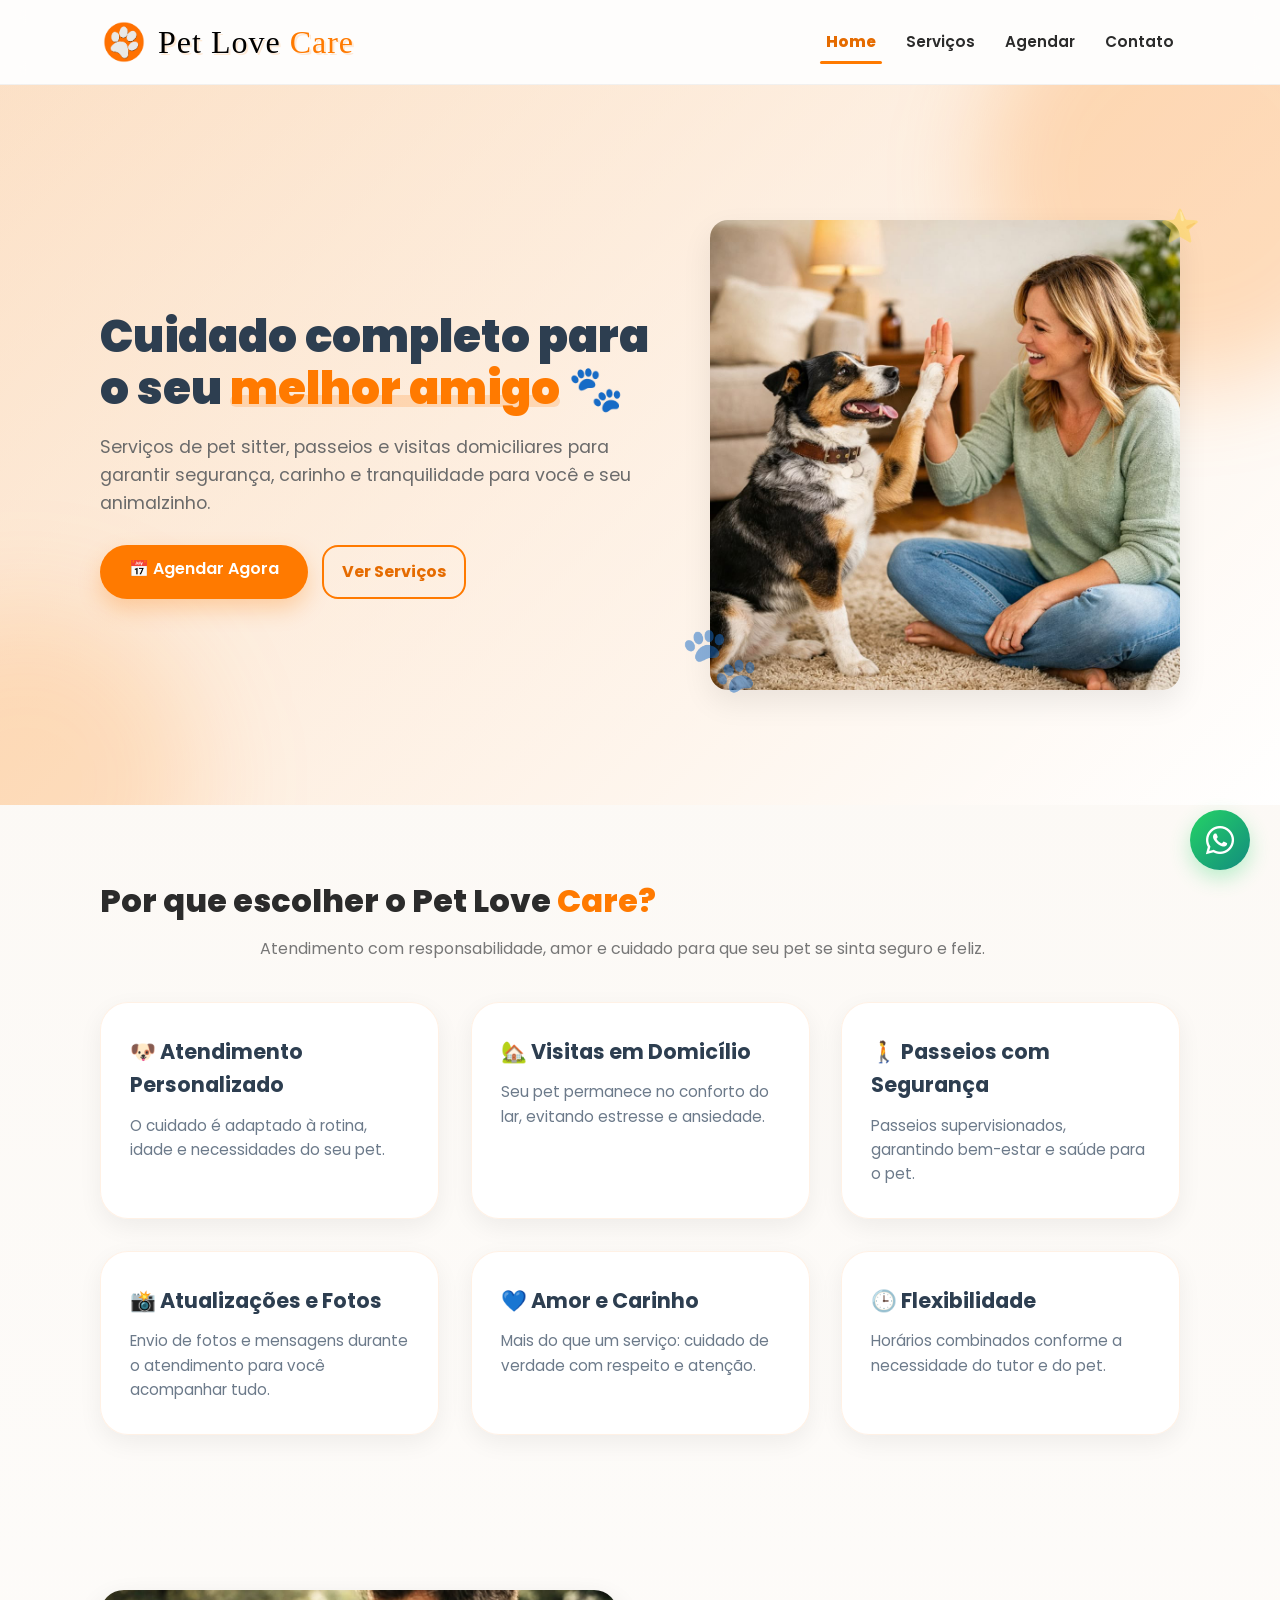
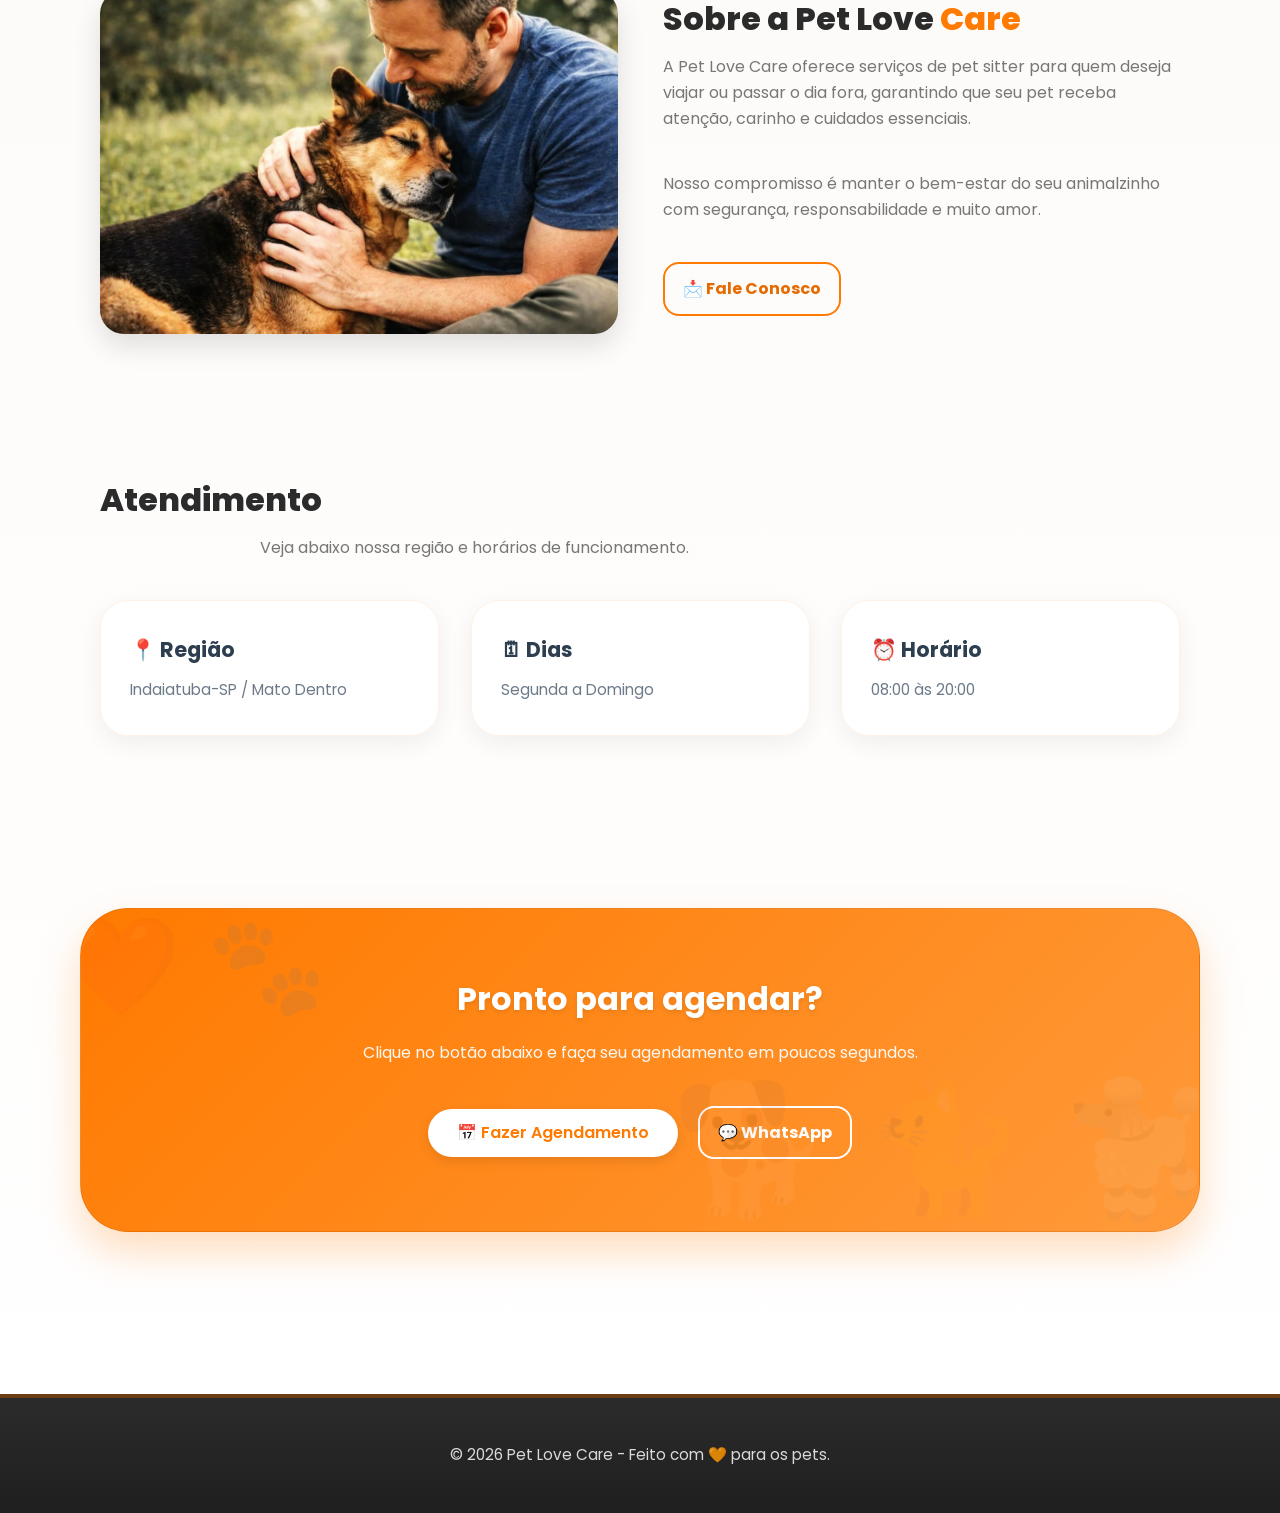
<file: index.html>
<!DOCTYPE html>
<html lang="pt-br">
<head>
  <meta charset="UTF-8" />
  <meta name="viewport" content="width=device-width, initial-scale=1.0" />

  <title>Pet Love Care | Pet Sitter e Cuidados Domiciliares</title>

  <meta name="description"
    content="Pet sitter com visitas domiciliares, passeios e cuidados personalizados. Atendimento com carinho e segurança para seu pet." />

  <!-- Fonte moderna -->
  <link rel="preconnect" href="https://fonts.googleapis.com" />
  <link rel="preconnect" href="https://fonts.gstatic.com" crossorigin />

  <!-- Poppins + Chewy -->
  <link href="https://fonts.googleapis.com/css2?family=Chewy&family=Poppins:wght@300;400;600;700&display=swap" rel="stylesheet" />

  <link rel="stylesheet" href="css/style.css" />
</head>

<script src="js/menu-active.js"></script>
<script defer src="js/menu-mobile.js"></script>
<link rel="stylesheet" href="https://cdnjs.cloudflare.com/ajax/libs/font-awesome/6.5.0/css/all.min.css">

<body>

  <div vw class="enabled">
     <div vw-access-button class="active"></div>
     <div vw-plugin-wrapper>
       <div class="vw-plugin-top-wrapper"></div>
     </div>
  </div>

  <header>
    <div class="container">
      <a href="index.html" class="brand">
        <img src="img/logo.png" alt="Logo Pet Love Care" class="brand-logo">
        <h1 class="brand-title">
          <span class="brand-black">Pet Love</span> <span class="brand-orange">Care</span>
        </h1>
      </a>

      <button class="menu-toggle" aria-label="Abrir menu" aria-expanded="false" aria-controls="main-menu">
        <span></span>
        <span></span>
        <span></span>
      </button>

      <nav class="nav" aria-label="Menu principal">
        <ul id="main-menu">
          <li><a class="nav-link" href="index.html">Home</a></li>
          <li><a class="nav-link" href="servicos.html">Serviços</a></li>
          <li><a class="nav-link" href="agendar.html">Agendar</a></li>
          <li><a class="nav-link" href="contato.html">Contato</a></li>
        </ul>
      </nav>
    </div>
  </header>

  <!-- HERO -->
  <section class="hero">
    <div class="container">

      <!-- TEXTO -->
      <div class="hero-text" data-reveal>
        <h2>
          Cuidado completo para o seu
          <span style="color: #ff7a00;">melhor amigo</span> 🐾
        </h2>

        <p>
          Serviços de pet sitter, passeios e visitas domiciliares para garantir
          segurança, carinho e tranquilidade para você e seu animalzinho.
        </p>

        <div class="buttons">
          <a href="agendar.html" class="btn primary">📅 Agendar Agora</a>
          <a href="servicos.html" class="btn outline">Ver Serviços</a>
        </div>
      </div>

      <!-- IMAGEM -->
      <div class="hero-image" data-reveal>
        <img src="img/home.jpg" alt="Pessoa com seus pets em casa" />
      </div>

    </div>
  </section>

  <!-- BENEFÍCIOS -->
  <section>
    <div class="container">
      <h2 data-reveal>Por que escolher o Pet Love <span style="color:#ff7a00;">Care?</span></h2>

      <p class="section-desc" data-reveal>
        Atendimento com responsabilidade, amor e cuidado para que seu pet se sinta seguro e feliz.
      </p>

      <div class="cards">
        <div class="card" data-reveal>
          <h3>🐶 Atendimento Personalizado</h3>
          <p>O cuidado é adaptado à rotina, idade e necessidades do seu pet.</p>
        </div>

        <div class="card" data-reveal>
          <h3>🏡 Visitas em Domicílio</h3>
          <p>Seu pet permanece no conforto do lar, evitando estresse e ansiedade.</p>
        </div>

        <div class="card" data-reveal>
          <h3>🚶 Passeios com Segurança</h3>
          <p>Passeios supervisionados, garantindo bem-estar e saúde para o pet.</p>
        </div>

        <div class="card" data-reveal>
          <h3>📸 Atualizações e Fotos</h3>
          <p>Envio de fotos e mensagens durante o atendimento para você acompanhar tudo.</p>
        </div>

        <div class="card" data-reveal>
          <h3>💙 Amor e Carinho</h3>
          <p>Mais do que um serviço: cuidado de verdade com respeito e atenção.</p>
        </div>

        <div class="card" data-reveal>
          <h3>🕒 Flexibilidade</h3>
          <p>Horários combinados conforme a necessidade do tutor e do pet.</p>
        </div>
      </div>
    </div>
  </section>

  <!-- SOBRE - CORRIGIDO: texto ao lado direito da imagem -->
  <section>
    <div class="container about" data-reveal>
      <div class="about-image">
        <img src="img/sobre-nos-no-index.jpg" alt="Sobre nós" class="about-img">
      </div>
      <div class="about-text">
        <h2>Sobre a Pet Love <span style="color:#ff7a00;">Care</span></h2>
        <p class="section-desc">
          A Pet Love Care oferece serviços de pet sitter para quem deseja viajar ou passar o dia fora,
          garantindo que seu pet receba atenção, carinho e cuidados essenciais.
        </p>
        <p class="section-desc">
          Nosso compromisso é manter o bem-estar do seu animalzinho com segurança,
          responsabilidade e muito amor.
        </p>
        <a href="contato.html" class="btn outline">📩 Fale Conosco</a>
      </div>
    </div>
  </section>

  <!-- ATENDIMENTO -->
  <section>
    <div class="container">
      <h2 data-reveal>Atendimento</h2>

      <p class="section-desc" data-reveal>
        Veja abaixo nossa região e horários de funcionamento.
      </p>

      <div class="cards">
        <div class="card" data-reveal>
          <h3>📍 Região</h3>
          <p>Indaiatuba-SP / Mato Dentro</p>
        </div>

        <div class="card" data-reveal>
          <h3>🗓 Dias</h3>
          <p>Segunda a Domingo</p>
        </div>

        <div class="card" data-reveal>
          <h3>⏰ Horário</h3>
          <p>08:00 às 20:00</p>
        </div>
      </div>
    </div>
  </section>

  <!-- CTA FINAL - CORRIGIDO: totalmente centralizado -->
  <section>
    <div class="call-to-action" data-reveal>
      <h2>Pronto para agendar?</h2>
      <p class="section-desc">
        Clique no botão abaixo e faça seu agendamento em poucos segundos.
      </p>
      <a class="btn primary" href="agendar.html">📅 Fazer Agendamento</a>
      <a class="btn outline" target="_blank" rel="noopener noreferrer"
        href="https://wa.me/5519987155840?text=Olá!%20Tenho%20interesse%20nos%20serviços%20da%20Pet%20Love%20Care.%20Pode%20me%20ajudar?">
        💬 WhatsApp
      </a>
    </div>
  </section>
  
  <footer>
    <div class="container">
      <p>© 2026 Pet Love Care - Feito com 🧡 para os pets.</p>
    </div>
  </footer>

  <!-- Botão WhatsApp fixo -->
  <a class="whatsapp-fixed" target="_blank" rel="noopener noreferrer"
    href="https://wa.me/5519987155840?text=Olá!%20Tenho%20interesse%20nos%20serviços%20da%20Pet%20Love%20Care.%20Pode%20me%20ajudar?"
    aria-label="Falar no WhatsApp">
    <i class="fa-brands fa-whatsapp"></i>
  </a>

  <script>
    window.addEventListener("scroll", () => {
      const header = document.querySelector("header");
      if (window.scrollY > 30) {
        header.style.background = "rgba(255, 255, 255, 0.92)";
        header.style.boxShadow = "0 4px 18px rgba(0,0,0,0.08)";
      } else {
        header.style.background = "rgba(255, 255, 255, 0.75)";
        header.style.boxShadow = "none";
      }
    });
  </script>

  <!-- SCROLL REVEAL -->
  <script defer src="js/scroll-reveal.js"></script>

</body>
</html>
</file>
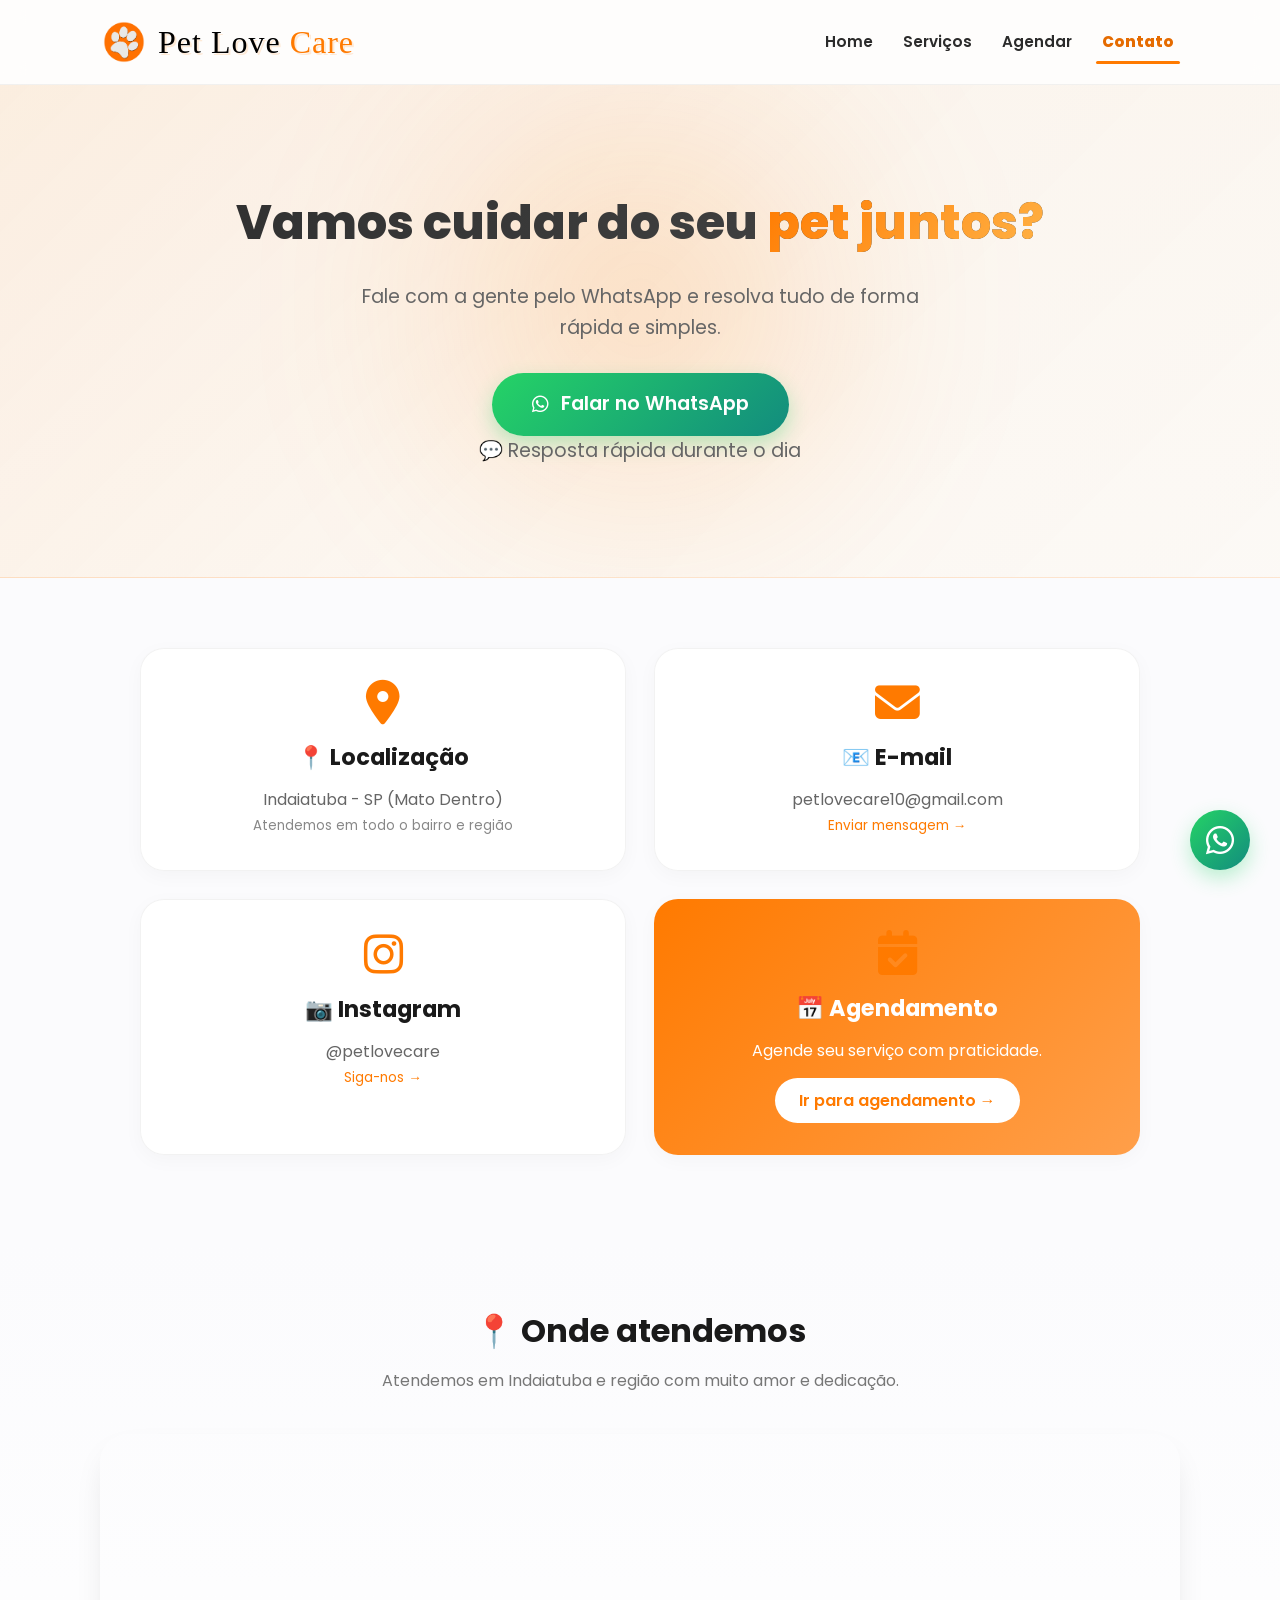
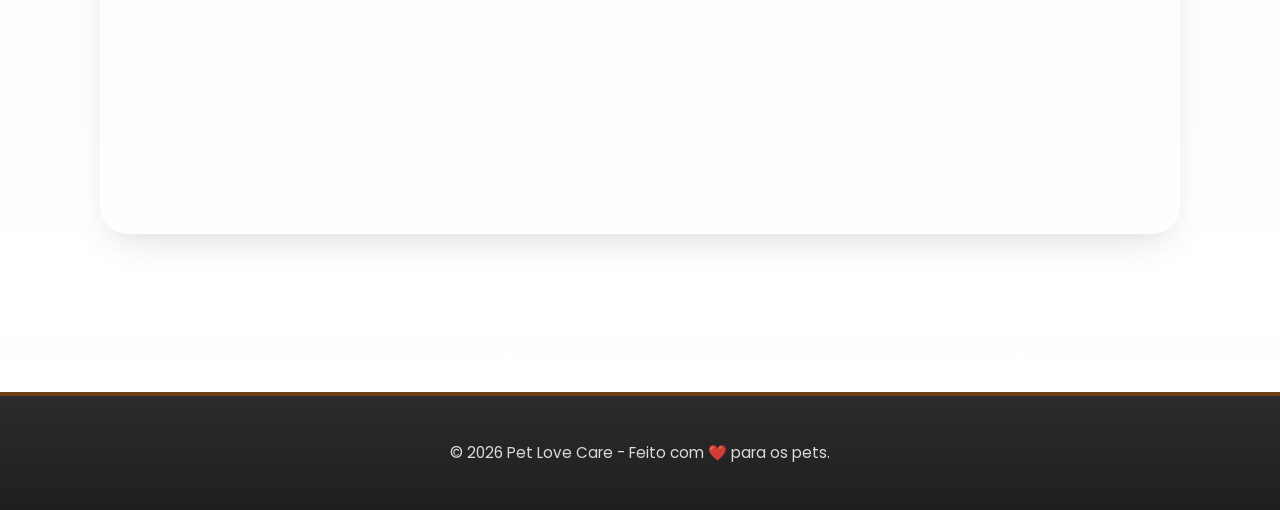
<file: contato.html>
<!DOCTYPE html>
<html lang="pt-br">
<head>
  <meta charset="UTF-8" />
  <meta name="viewport" content="width=device-width, initial-scale=1.0" />

  <title>Contato | Pet Love Care</title>

  <meta name="description"
    content="Entre em contato com a Pet Love Care. Atendimento rápido via WhatsApp para agendamentos e dúvidas." />

  <link rel="preconnect" href="https://fonts.googleapis.com" />
  <link rel="preconnect" href="https://fonts.gstatic.com" crossorigin />
  <link href="https://fonts.googleapis.com/css2?family=Chewy&family=Poppins:wght@300;400;600;700;800&display=swap" rel="stylesheet" />

  <link rel="stylesheet" href="css/style.css" />
  <link rel="stylesheet" href="css/contato.css" />
  <link rel="stylesheet" href="https://cdnjs.cloudflare.com/ajax/libs/font-awesome/6.5.0/css/all.min.css">
</head>

<body>

  <div vw class="enabled">
    <div vw-access-button class="active"></div>
    <div vw-plugin-wrapper>
      <div class="vw-plugin-top-wrapper"></div>
    </div>
  </div>

  <!-- HEADER -->
  <header>
    <div class="container">
      <a href="index.html" class="brand">
        <img src="img/logo.png" alt="Logo Pet Love Care" class="brand-logo">
        <h1 class="brand-title">
          <span class="brand-black">Pet Love</span> <span class="brand-orange">Care</span>
        </h1>
      </a>

      <button class="menu-toggle" aria-label="Abrir menu" aria-expanded="false">
        <span></span><span></span><span></span>
      </button>

      <nav class="nav" aria-label="Menu principal">
        <ul id="main-menu">
          <li><a class="nav-link" href="index.html">Home</a></li>
          <li><a class="nav-link" href="servicos.html">Serviços</a></li>
          <li><a class="nav-link" href="agendar.html">Agendar</a></li>
          <li><a class="nav-link active" href="contato.html">Contato</a></li>
        </ul>
      </nav>
    </div>
  </header>

  <!-- HERO -->
  <section class="contact-hero">
    <div class="container">
      <h2 data-reveal>
        Vamos cuidar do seu <span>pet juntos?</span>
      </h2>

      <p data-reveal>
        Fale com a gente pelo WhatsApp e resolva tudo de forma rápida e simples.
      </p>

      <a class="btn primary big" data-reveal
        target="_blank"
        rel="noopener noreferrer"
        href="https://wa.me/5519987155840?text=Olá!%20Quero%20atendimento%20da%20Pet%20Love%20Care">
        <i class="fab fa-whatsapp"></i> Falar no WhatsApp
      </a>

      <p class="micro" data-reveal>💬 Resposta rápida durante o dia</p>
    </div>
  </section>

  <!-- CONTEÚDO PRINCIPAL -->
  <section class="contact-section">
    <div class="container">
      <div class="contact-grid">

        <!-- Card Localização -->
        <div class="contact-card" data-reveal>
          <i class="fas fa-map-marker-alt"></i>
          <h3>📍 Localização</h3>
          <p>Indaiatuba - SP (Mato Dentro)</p>
          <small style="color: #888;">Atendemos em todo o bairro e região</small>
        </div>

        <!-- Card E-mail -->
        <div class="contact-card" data-reveal>
          <i class="fas fa-envelope"></i>
          <h3>📧 E-mail</h3>
          <p>petlovecare10@gmail.com</p>
          <a href="mailto:petlovecare10@gmail.com" style="color: #ff7a00; font-size: 0.85rem; text-decoration: none;">
            Enviar mensagem →
          </a>
        </div>

        <!-- Card Instagram -->
        <div class="contact-card" data-reveal>
          <i class="fab fa-instagram"></i>
          <h3>📷 Instagram</h3>
          <p>@petlovecare</p>
          <a href="#" target="_blank" style="color: #ff7a00; font-size: 0.85rem; text-decoration: none;">
            Siga-nos →
          </a>
        </div>

        <!-- Card Agendamento (Destaque) -->
        <div class="contact-card highlight" data-reveal>
          <i class="fas fa-calendar-check"></i>
          <h3>📅 Agendamento</h3>
          <p>Agende seu serviço com praticidade.</p>
          <a class="btn" href="agendar.html">
            Ir para agendamento →
          </a>
        </div>

      </div>
    </div>
  </section>

  <!-- MAPA -->
  <section class="map-section">
    <div class="container" data-reveal>
      <h2>📍 Onde atendemos</h2>
      <p class="section-desc">
        Atendemos em Indaiatuba e região com muito amor e dedicação.
      </p>

      <iframe
        class="map-frame"
        src="https://www.google.com/maps?q=Indaiatuba,+SP&output=embed"
        loading="lazy"
        title="Mapa de localização da Pet Love Care">
      </iframe>
    </div>
  </section>

  <!-- FOOTER -->
  <footer>
    <div class="container">
      <p>© 2026 Pet Love Care - Feito com ❤️ para os pets.</p>
    </div>
  </footer>

  <!-- WHATSAPP FIXO -->
  <a class="whatsapp-fixed" target="_blank" rel="noopener noreferrer"
    href="https://wa.me/5519987155840?text=Olá!%20Tenho%20interesse%20nos%20serviços%20da%20Pet%20Love%20Care.%20Pode%20me%20ajudar?"
    aria-label="Falar no WhatsApp">
    <i class="fab fa-whatsapp"></i>
  </a>

  <!-- SCRIPTS -->
  <script src="js/menu-active.js"></script>
  <script defer src="js/menu-mobile.js"></script>
  <script defer src="js/scroll-reveal.js"></script>

</body>
</html>
</file>
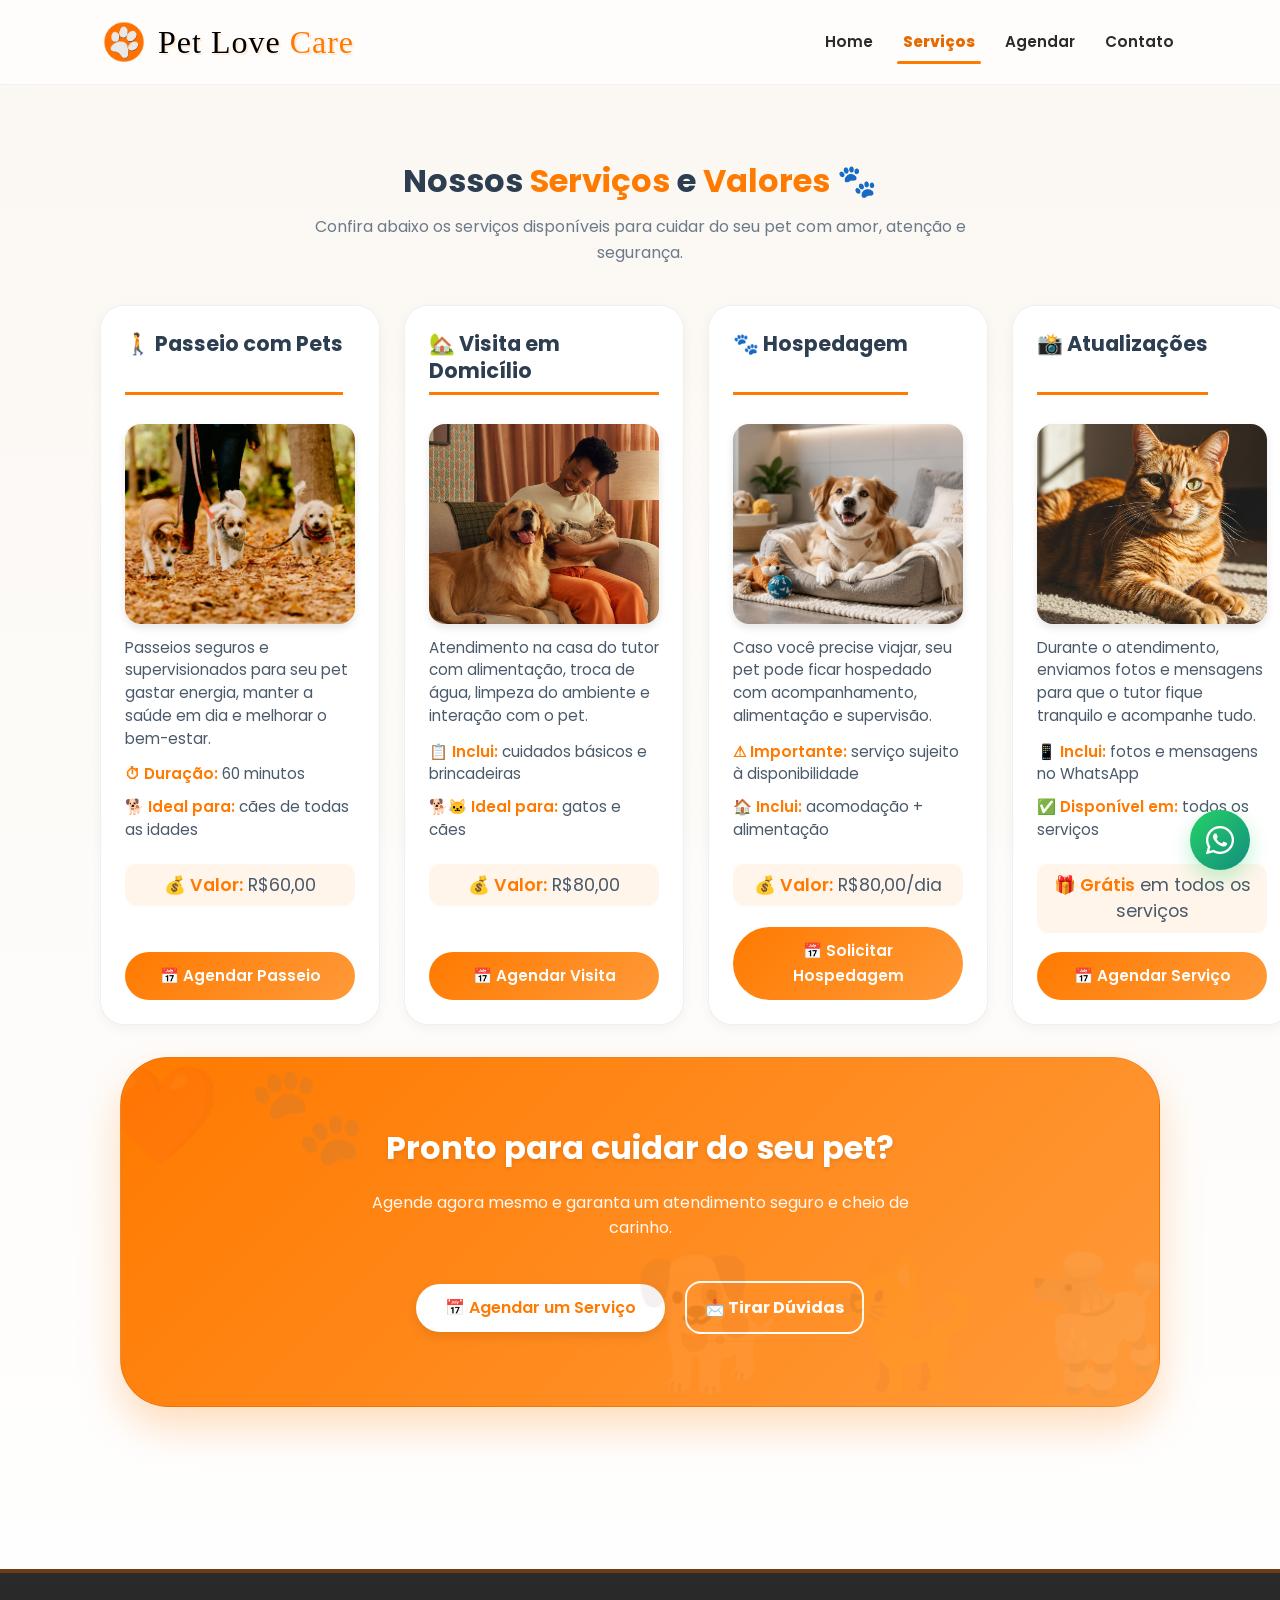
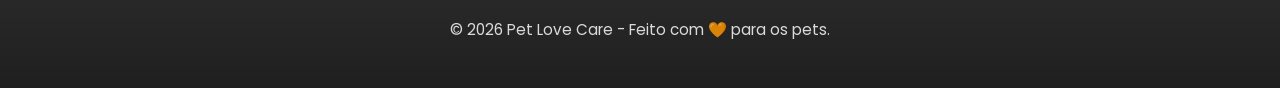
<file: servicos.html>
<!DOCTYPE html>
<html lang="pt-br">
<head>
  <meta charset="UTF-8" />
  <meta name="viewport" content="width=device-width, initial-scale=1.0" />

  <title>Serviços | Pet Love Care</title>

  <meta name="description"
    content="Conheça os serviços da Pet Love Care: passeio, visita domiciliar, hospedagem e atualizações para o tutor. Cuidado com carinho e segurança." />

  <link rel="preconnect" href="https://fonts.googleapis.com" />
  <link rel="preconnect" href="https://fonts.gstatic.com" crossorigin />

  <link href="https://fonts.googleapis.com/css2?family=Chewy&family=Poppins:wght@300;400;600;700&display=swap" rel="stylesheet" />

  <link rel="stylesheet" href="css/style.css" />
  <link rel="stylesheet" href="https://cdnjs.cloudflare.com/ajax/libs/font-awesome/6.5.0/css/all.min.css">
</head>

<script src="js/menu-active.js"></script>
<script defer src="js/menu-mobile.js"></script>

<body>

  <header>
    <div class="container">
      <a href="index.html" class="brand">
        <img src="img/logo.png" alt="Logo Pet Love Care" class="brand-logo">
        <h1 class="brand-title">
          <span class="brand-black">Pet Love</span> <span class="brand-orange">Care</span>
        </h1>
      </a>

      <button class="menu-toggle" aria-label="Abrir menu" aria-expanded="false" aria-controls="main-menu">
        <span></span>
        <span></span>
        <span></span>
      </button>

      <nav class="nav" aria-label="Menu principal">
        <ul id="main-menu">
          <li><a class="nav-link" href="index.html">Home</a></li>
          <li><a class="nav-link" href="servicos.html">Serviços</a></li>
          <li><a class="nav-link" href="agendar.html">Agendar</a></li>
          <li><a class="nav-link" href="contato.html">Contato</a></li>
        </ul>
      </nav>
    </div>
  </header>

  <section>
    <div class="container">

      <div class="page-title" data-reveal style="text-align: center;">
        <h2>Nossos <span style="color: #ff7a00;">Serviços</span> e <span style="color: #ff7a00;">Valores</span> 🐾</h2>
        <p class="section-desc" style="text-align: center; max-width: 700px; margin-left: auto; margin-right: auto;">
          Confira abaixo os serviços disponíveis para cuidar do seu pet com amor,
          atenção e segurança.
        </p>
      </div>

      <div class="cards services-cards">

        <!-- Card 1 - Passeio -->
        <div class="card" data-reveal>
          <h3>🚶 Passeio com Pets</h3>
          <img src="img/passeio-com-pets.jpg" alt="Passeio com pets" class="service-img">
          <p>Passeios seguros e supervisionados para seu pet gastar energia, manter a saúde em dia e melhorar o bem-estar.</p>
          <p><strong>⏱ Duração:</strong> 60 minutos</p>
          <p><strong>🐕 Ideal para:</strong> cães de todas as idades</p>
          <p class="service-price-text"><strong>💰 Valor:</strong> R$60,00</p>
          <a class="btn-service-custom" href="agendar.html">📅 Agendar Passeio</a>
        </div>

        <!-- Card 2 - Visita -->
        <div class="card" data-reveal>
          <h3>🏡 Visita em Domicílio</h3>
          <img src="img/visita-em-domicilio.jpg" alt="Visita em domicílio" class="service-img">
          <p>Atendimento na casa do tutor com alimentação, troca de água, limpeza do ambiente e interação com o pet.</p>
          <p><strong>📋 Inclui:</strong> cuidados básicos e brincadeiras</p>
          <p><strong>🐕🐱 Ideal para:</strong> gatos e cães</p>
          <p class="service-price-text"><strong>💰 Valor:</strong> R$80,00</p>
          <a class="btn-service-custom" href="agendar.html">📅 Agendar Visita</a>
        </div>

        <!-- Card 3 - Hospedagem (ajustado para ficar igual aos outros) -->
        <div class="card" data-reveal>
          <h3>🐾 Hospedagem</h3>
          <img src="img/hospedagem.jpeg" alt="Hospedagem para pets" class="service-img">
          <p>Caso você precise viajar, seu pet pode ficar hospedado com acompanhamento, alimentação e supervisão.</p>
          <p><strong>⚠ Importante:</strong> serviço sujeito à disponibilidade</p>
          <p><strong>🏠 Inclui:</strong> acomodação + alimentação</p>
          <p class="service-price-text"><strong>💰 Valor:</strong> R$80,00/dia</p>
          <a class="btn-service-custom" href="agendar.html">📅 Solicitar Hospedagem</a>
        </div>

        <!-- Card 4 - Atualizações -->
        <div class="card" data-reveal>
          <h3>📸 Atualizações</h3>
          <img src="img/atualizacao-para-tutor.jpg" alt="Atualizações para o tutor" class="service-img">
          <p>Durante o atendimento, enviamos fotos e mensagens para que o tutor fique tranquilo e acompanhe tudo.</p>
          <p><strong>📱 Inclui:</strong> fotos e mensagens no WhatsApp</p>
          <p><strong>✅ Disponível em:</strong> todos os serviços</p>
          <p class="service-price-text"><strong>🎁 Grátis</strong> em todos os serviços</p>
          <a class="btn-service-custom" href="agendar.html">📅 Agendar Serviço</a>
        </div>

      </div>

      <!-- CTA original -->
      <div class="call-to-action" data-reveal>
        <h2>Pronto para cuidar do seu pet?</h2>
        <p class="section-desc">
          Agende agora mesmo e garanta um atendimento seguro e cheio de carinho.
        </p>
        <a class="btn primary" href="agendar.html">📅 Agendar um Serviço</a>
        <a class="btn outline" href="contato.html">📩 Tirar Dúvidas</a>
      </div>

    </div>
  </section>

  <footer>
    <div class="container">
      <p>© 2026 Pet Love Care - Feito com 🧡 para os pets.</p>
    </div>
  </footer>

  <!-- Botão WhatsApp fixo -->
  <a class="whatsapp-fixed" target="_blank" rel="noopener noreferrer"
    href="https://wa.me/5519987155840?text=Olá!%20Tenho%20interesse%20nos%20serviços%20da%20Pet%20Love%20Care.%20Pode%20me%20ajudar?"
    aria-label="Falar no WhatsApp">
    <i class="fa-brands fa-whatsapp"></i>
  </a>

  <!-- SCROLL REVEAL -->
  <script defer src="js/scroll-reveal.js"></script>

</body>
</html>
</file>
<file: css/style.css>
@import url('base.css');
@import url('components.css');
@import url('header.css');
@import url('hero.css');
@import url('home.css');
@import url('cta.css');
@import url('footer.css');
@import url('forms.css');
@import url('contato.css');
@import url('responsive.css');
</file>
<file: css/contato.css>
/* =========================
   HERO CONTATO (VERSÃO PROFISSIONAL)
========================= */
.contact-hero {
  position: relative;
  text-align: center;
  padding: 100px 20px 80px;
  overflow: hidden;
  background: linear-gradient(
    135deg,
    rgba(255, 122, 0, 0.08) 0%,
    rgba(255, 122, 0, 0.02) 50%,
    transparent 100%
  );
  border-bottom: 1px solid rgba(255, 122, 0, 0.15);
}

/* glow mais elegante */
.contact-hero::before {
  content: "";
  position: absolute;
  top: -80px;
  left: 50%;
  transform: translateX(-50%);
  width: 600px;
  height: 600px;
  background: radial-gradient(
    circle,
    rgba(255, 122, 0, 0.2) 0%,
    rgba(255, 122, 0, 0.05) 50%,
    transparent 80%
  );
  filter: blur(60px);
  z-index: 0;
  animation: glowPulse 6s ease-in-out infinite;
}

@keyframes glowPulse {
  0%, 100% { opacity: 0.6; transform: translateX(-50%) scale(1); }
  50% { opacity: 1; transform: translateX(-50%) scale(1.05); }
}

.contact-hero h2 {
  font-size: 3rem;
  font-weight: 800;
  margin-bottom: 20px;
  background: linear-gradient(135deg, #2d2d2d 0%, #4a4a4a 100%);
  background-clip: text;
  -webkit-background-clip: text;
  -webkit-text-fill-color: transparent;
}

.contact-hero h2 span {
  background: linear-gradient(135deg, #ff7a00 0%, #ffb347 100%);
  background-clip: text;
  -webkit-background-clip: text;
  -webkit-text-fill-color: transparent;
}

.contact-hero p {
  max-width: 600px;
  margin: 0 auto 30px;
  font-size: 1.2rem;
  color: #666;
  line-height: 1.6;
}

/* Botão WhatsApp principal melhorado */
.contact-hero .btn.primary.big {
  display: inline-flex;
  align-items: center;
  justify-content: center;
  gap: 12px;
  background: linear-gradient(135deg, #25D366 0%, #128C7E 100%);
  padding: 16px 40px;
  font-size: 1.2rem;
  font-weight: 600;
  border-radius: 60px;
  color: white;
  box-shadow: 0 8px 20px rgba(37, 211, 102, 0.3);
  transition: all 0.3s cubic-bezier(0.175, 0.885, 0.32, 1.275);
  border: none;
}

.contact-hero .btn.primary.big:hover {
  transform: translateY(-3px) scale(1.02);
  box-shadow: 0 12px 28px rgba(37, 211, 102, 0.4);
  background: linear-gradient(135deg, #20b859 0%, #0e6b5e 100%);
}

.micro {
  font-size: 0.85rem;
  color: #999;
  margin-top: 15px;
}

/* =========================
   SEÇÃO CARDS (MODERNA)
========================= */
.contact-section {
  background: #fbfbfd;
  padding: 70px 0 90px;
  position: relative;
}

.contact-grid {
  display: grid;
  grid-template-columns: repeat(2, 1fr);
  gap: 28px;
  max-width: 1000px;
  margin: 0 auto;
}

/* Cards com efeito vidro e transição */
.contact-card {
  background: rgba(255, 255, 255, 0.95);
  backdrop-filter: blur(0px);
  border-radius: 24px;
  padding: 32px 24px;
  transition: all 0.35s ease;
  border: 1px solid rgba(0, 0, 0, 0.05);
  box-shadow: 0 5px 20px rgba(0, 0, 0, 0.03);
  text-align: center;
}

.contact-card:hover {
  transform: translateY(-8px);
  border-color: rgba(255, 122, 0, 0.2);
  box-shadow: 0 20px 35px -12px rgba(0, 0, 0, 0.12);
  background: white;
}

/* Ícones nos cards (adicione no HTML) */
.contact-card i {
  font-size: 2.8rem;
  color: #ff7a00;
  margin-bottom: 15px;
  display: inline-block;
}

.contact-card h3 {
  font-size: 1.4rem;
  font-weight: 700;
  margin-bottom: 12px;
  color: #1a1a1a;
}

.contact-card p {
  color: #666;
  line-height: 1.5;
  margin-bottom: 0;
}

/* Card destaque */
.contact-card.highlight {
  background: linear-gradient(135deg, #ff7a00 0%, #ff9f4a 100%);
  border: none;
  color: white;
}

.contact-card.highlight h3,
.contact-card.highlight p {
  color: white;
}

.contact-card.highlight .btn {
  background: white;
  color: #ff7a00;
  margin-top: 15px;
  padding: 10px 24px;
  border-radius: 40px;
  font-weight: 600;
  transition: all 0.3s;
  display: inline-block;
}

.contact-card.highlight .btn:hover {
  transform: scale(1.05);
  box-shadow: 0 5px 15px rgba(0, 0, 0, 0.2);
}

/* =========================
   MAPA (MAIS ELEGANTE)
========================= */
.map-section {
  padding: 60px 0 90px;
  background: linear-gradient(180deg, #fbfbfd 0%, #ffffff 100%);
  text-align: center;
}

.map-section h2 {
  font-size: 2rem;
  font-weight: 700;
  margin-bottom: 12px;
  color: #1a1a1a;
}

.section-desc {
  color: #777;
  margin-bottom: 40px;
  font-size: 1rem;
}

.map-frame {
  width: 100%;
  height: 400px;
  border: 0;
  border-radius: 28px;
  box-shadow: 0 15px 35px -12px rgba(0, 0, 0, 0.15);
  transition: all 0.3s;
}

.map-frame:hover {
  box-shadow: 0 20px 40px -12px rgba(0, 0, 0, 0.2);
}

.map-section {
  text-align: center;
}

.map-section h2 {
  text-align: center;
}

.section-desc {
  margin-left: auto;
  margin-right: auto;
}

/* =========================
   WHATSAPP FLUTUANTE (MODERNO)
========================= */
.whatsapp-fixed {
  position: fixed;
  bottom: 30px;
  right: 30px;
  background: linear-gradient(135deg, #25D366 0%, #128C7E 100%);
  width: 60px;
  height: 60px;
  border-radius: 50%;
  display: flex;
  align-items: center;
  justify-content: center;
  font-size: 2rem;
  color: white;
  box-shadow: 0 8px 20px rgba(37, 211, 102, 0.3);
  transition: all 0.3s ease;
  z-index: 1000;
  text-decoration: none;
}

.whatsapp-fixed:hover {
  transform: scale(1.1) rotate(2deg);
  background: linear-gradient(135deg, #20b859 0%, #0e6b5e 100%);
  box-shadow: 0 12px 25px rgba(37, 211, 102, 0.4);
}

/* =========================
   RESPONSIVO
========================= */
@media (max-width: 768px) {
  .contact-hero {
    padding: 60px 20px 50px;
  }

  .contact-hero h2 {
    font-size: 2.2rem;
  }

  .contact-hero p {
    font-size: 1rem;
  }

  .contact-grid {
    grid-template-columns: 1fr;
    gap: 20px;
    padding: 0 16px;
  }

  .contact-card {
    padding: 24px 20px;
  }

  .map-frame {
    height: 280px;
    border-radius: 20px;
  }

  .whatsapp-fixed {
    width: 50px;
    height: 50px;
    font-size: 1.7rem;
    bottom: 20px;
    right: 20px;
  }
}

@media (max-width: 480px) {
  .contact-hero h2 {
    font-size: 1.8rem;
  }

  .contact-hero .btn.primary.big {
    padding: 12px 28px;
    font-size: 1rem;
  }

  .contact-card i {
    font-size: 2.2rem;
  }
}
</file>
